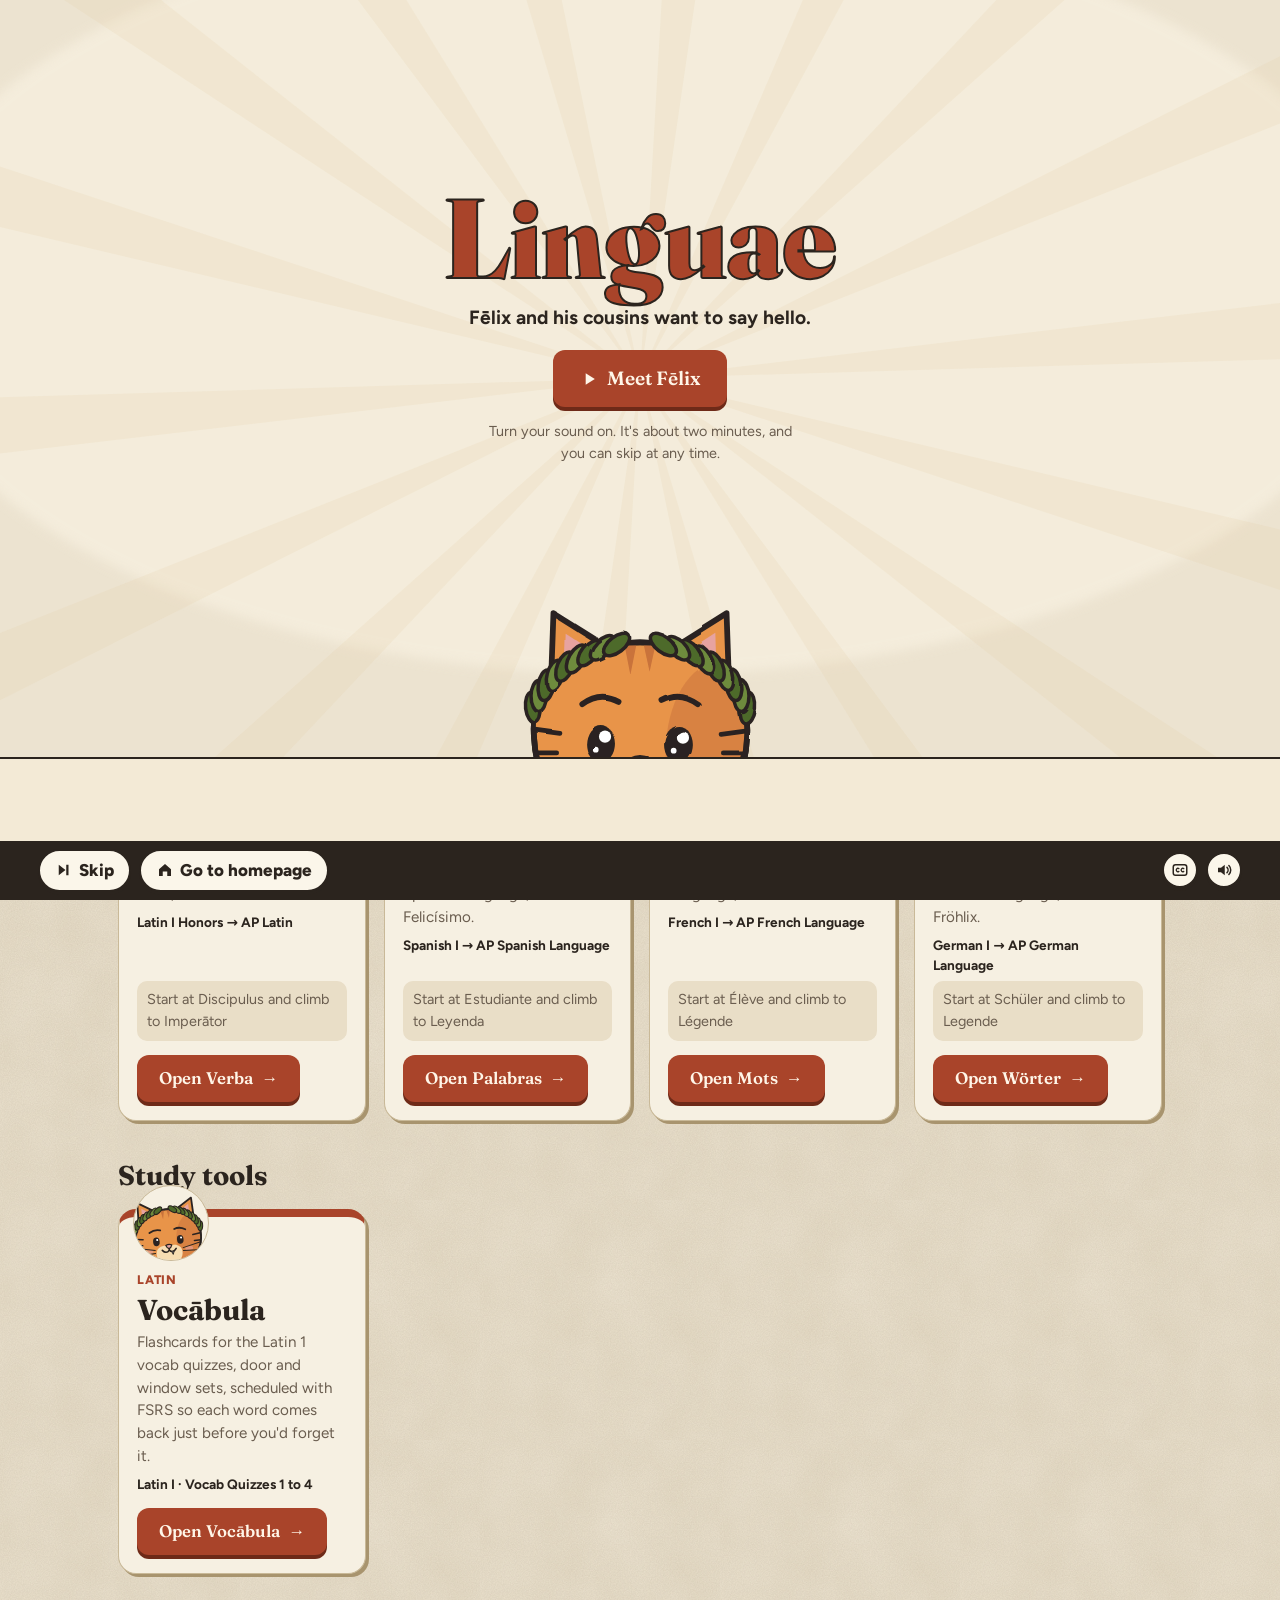
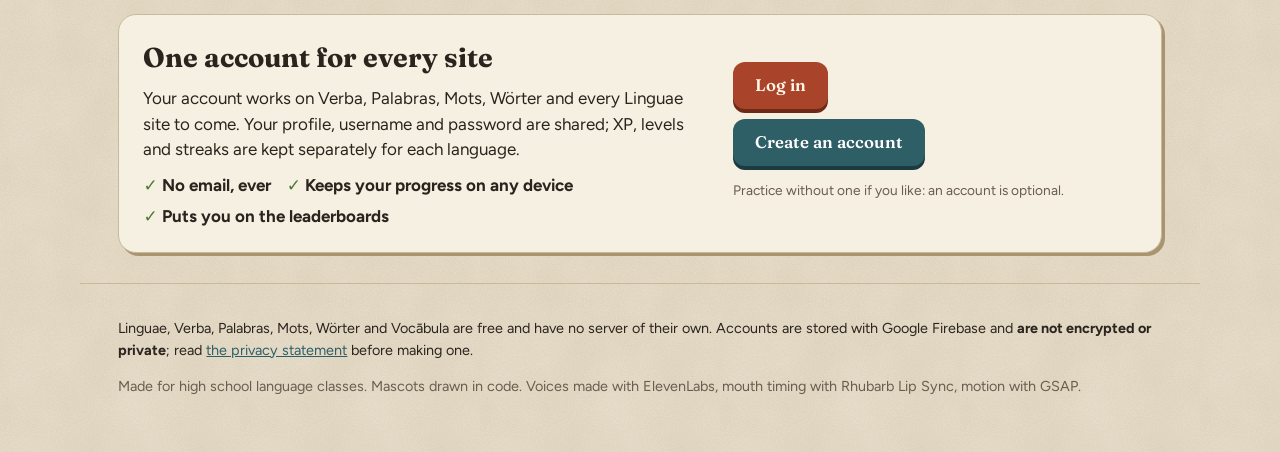
<file: index.html>
<!DOCTYPE html>
<html lang="en" data-theme="light">
<head>
<meta charset="utf-8">
<meta name="viewport" content="width=device-width, initial-scale=1, viewport-fit=cover">
<title>Linguae · Language practice with Fēlix and his cousins</title>
<meta name="description" content="Free sentence-by-sentence practice for Latin, Spanish, French and German, with one account for every site.">
<script>
/* Same theme setting as Verba, Palabras, Mots and Wörter (they share this origin). */
(function(){var t="light";try{if(localStorage.getItem("verba-theme")==="dark")t="dark";}catch(e){}
document.documentElement.setAttribute("data-theme",t);})();
</script>
<link rel="stylesheet" href="css/fonts.css">
<link rel="icon" href="art/felix/happy.svg" type="image/svg+xml">
<link rel="stylesheet" href="css/linguae.css">
</head>
<body>
<svg id="sharedDefs" width="0" height="0" style="position:absolute" aria-hidden="true"><defs id="defsShared"><filter id="boilH" x="-6%" y="-6%" width="112%" height="112%"><feTurbulence type="fractalNoise" baseFrequency="0.035" numOctaves="2" seed="7"/><feDisplacementMap in="SourceGraphic" scale="2.2"/></filter></defs></svg>

<!-- ================= the intro ================= -->
<div id="intro" class="intro" aria-label="Introduction video" hidden>
  <div id="stageWrap" class="stagewrap">
  <svg id="stage" xmlns="http://www.w3.org/2000/svg" preserveAspectRatio="xMidYMid meet" aria-hidden="true">
    <defs id="defs">
      <filter id="boil" x="-6%" y="-6%" width="112%" height="112%"><feTurbulence id="boilNoise" type="fractalNoise" baseFrequency="0.035" numOctaves="2" seed="7" result="n"/><feDisplacementMap in="SourceGraphic" in2="n" scale="2.2"/></filter>
      <filter id="smear" x="-30%" y="-10%" width="160%" height="120%"><feGaussianBlur id="smearBlur" stdDeviation="0 0"/></filter>
      <filter id="soft" x="-20%" y="-20%" width="140%" height="140%"><feGaussianBlur stdDeviation="6"/></filter>
    </defs>
    <g id="shake"><g id="cam"><g id="bg"></g><g id="back"></g><g id="world"></g><g id="front"></g></g></g>
  </svg>
  <div id="panels" class="panels" aria-live="off"></div>
  <div id="ask" class="ask" hidden></div>
  </div>
  <div id="captions" class="captions" aria-live="polite"><div class="capline"></div></div>
  <div id="gate" class="gate">
    <h1 class="gate-title">Linguae</h1>
    <p class="gate-sub">Fēlix and his cousins want to say hello.</p>
    <button class="btn big" id="gateGo" type="button"><svg viewBox="0 0 24 24" aria-hidden="true"><path d="M8 5v14l11-7z" fill="currentColor"/></svg>Meet Fēlix</button>
    <p class="gate-note">Turn your sound on. It's about two minutes, and you can skip at any time.</p>
  </div>
  <nav id="bar" class="bar" aria-label="Video controls">
    <button type="button" id="bSkip" class="pill"><svg viewBox="0 0 24 24" aria-hidden="true"><path d="M5 5v14l9-7zM15 5h3v14h-3z" fill="currentColor"/></svg>Skip</button>
    <button type="button" id="bHome" class="pill"><svg viewBox="0 0 24 24" aria-hidden="true"><path d="M4 11l8-7 8 7v9h-5v-6H9v6H4z" fill="currentColor"/></svg>Go to homepage</button>
    <span class="bar-gap"></span>
    <button type="button" id="bCC" class="pill icon" aria-pressed="true" aria-label="Captions" title="Captions"><svg viewBox="0 0 24 24" aria-hidden="true"><rect x="3" y="5" width="18" height="14" rx="3" fill="none" stroke="currentColor" stroke-width="2"/><path d="M10.5 10.2a2.2 2.2 0 1 0 0 3.6M17 10.2a2.2 2.2 0 1 0 0 3.6" fill="none" stroke="currentColor" stroke-width="1.8" stroke-linecap="round"/></svg></button>
    <button type="button" id="bMute" class="pill icon" aria-pressed="false" aria-label="Mute" title="Mute"><svg viewBox="0 0 24 24" aria-hidden="true"><path d="M4 9h4l5-4v14l-5-4H4z" fill="currentColor"/><path class="on" d="M16 8.5a5 5 0 0 1 0 7M18.5 6a8.5 8.5 0 0 1 0 12" fill="none" stroke="currentColor" stroke-width="2" stroke-linecap="round"/><path class="off" d="M16 9l5 6M21 9l-5 6" fill="none" stroke="currentColor" stroke-width="2" stroke-linecap="round"/></svg></button>
  </nav>
</div>

<!-- ================= the homepage ================= -->
<div id="home" class="home">
  <header class="top">
    <a class="logo" href="./"><span class="logo-mark" aria-hidden="true"></span>Linguae</a>
    <span class="top-gap"></span>
    <button type="button" class="ghost" id="replay"><svg viewBox="0 0 24 24" aria-hidden="true"><path d="M8 5v14l11-7z" fill="currentColor"/></svg>Replay intro</button>
    <button type="button" class="ghost icon" id="themeBtn" aria-label="Switch light or dark"><svg viewBox="0 0 24 24" aria-hidden="true"><path class="sun" d="M12 7a5 5 0 1 0 0 10 5 5 0 0 0 0-10zm0-5v3m0 14v3M2 12h3m14 0h3M4.9 4.9l2.1 2.1m10 10 2.1 2.1M4.9 19.1 7 17M17 7l2.1-2.1" fill="none" stroke="currentColor" stroke-width="2" stroke-linecap="round"/><path class="moon" d="M20 14.5A8 8 0 0 1 9.5 4 8 8 0 1 0 20 14.5z" fill="currentColor"/></svg></button>
    <button type="button" class="acctBtn" id="acctBtn"><span class="avatar" aria-hidden="true"></span><span id="acctLabel">Log in</span></button>
  </header>

  <main>
    <section class="hero">
      <div class="hero-text">
        <p class="eyebrow"><u data-en="languages">Linguae</u> is Latin for “languages”</p>
        <h1>Practice a language one whole sentence at a time.</h1>
        <p class="lede">Pick a language, pick the grammar from your class, and translate fresh sentences with a tutor cat who explains exactly what went wrong. Free, with one account for every site.</p>
      </div>
      <svg id="lineup" class="lineup" viewBox="0 -14 960 270" role="img" aria-label="Fēlix, Felicísimo, Félicien and Fröhlix"></svg>
    </section>

    <section class="sites" aria-labelledby="sitesH">
      <h2 id="sitesH">Choose a language</h2>
      <div class="grid" id="grid"></div>
    </section>

    <section class="sites" aria-labelledby="toolsH">
      <h2 id="toolsH">Study tools</h2>
      <div class="grid">
        <article class="card" id="card-vocab" style="--c:#A9442A">
          <img class="cface" src="art/felix/face-happy.svg" alt="">
          <div class="cbody"><p class="clang">Latin</p><h3>Vocābula</h3><p class="cblurb">Flashcards for the Latin 1 vocab quizzes, door and window sets, scheduled with FSRS so each word comes back just before you'd forget it.</p>
          <p class="ccourses">Latin I · Vocab Quizzes 1 to 4</p>
          <a class="btn" href="https://janavduraikkannan.github.io/vocabula/">Open Vocābula<span aria-hidden="true"> →</span></a></div>
        </article>
      </div>
    </section>

    <section class="acct-sec" id="acctSec" aria-labelledby="acctH">
      <div class="acct-card" id="acctCard"></div>
    </section>
  </main>

  <footer class="foot">
    <p>Linguae, Verba, Palabras, Mots, Wörter and Vocābula are free and have no server of their own. Accounts are stored with Google Firebase and <b>are not encrypted or private</b>; read <a href="https://github.com/janavduraikkannan/Verba/blob/main/PRIVACY.md">the privacy statement</a> before making one.</p>
    <p class="muted">Made for high school language classes. Mascots drawn in code. Voices made with ElevenLabs, mouth timing with Rhubarb Lip Sync, motion with GSAP.</p>
  </footer>
</div>

<dialog id="acctDlg" class="dlg"><div id="acctDlgBody"></div></dialog>

<script src="js/vendor/gsap.min.js"></script>
<script src="js/cats.js"></script>
<script src="js/voice.js"></script>
<script src="js/music.js"></script>
<script src="js/sites.js"></script>
<script src="js/rig.js"></script>
<script src="js/stage.js"></script>
<script src="js/accounts.js"></script>
<script src="js/intro.js"></script>
<script src="js/home.js"></script>
</body>
</html>
</file>
<file: css/fonts.css>
/* Self-hosted fonts (SIL Open Font License), from Fontsource. */
@font-face{font-family:'Fraunces';font-style:normal;font-display:swap;font-weight:100 900;src:url(../fonts/fraunces-latin-standard-normal.woff2) format('woff2-variations');unicode-range:U+0000-00FF,U+0131,U+0152-0153,U+02BB-02BC,U+02C6,U+02DA,U+02DC,U+0304,U+0308,U+0329,U+2000-206F,U+20AC,U+2122,U+2191,U+2193,U+2212,U+2215,U+FEFF,U+FFFD}
@font-face{font-family:'Figtree';font-style:normal;font-display:swap;font-weight:400;src:url(../fonts/figtree-latin-400-normal.woff2) format('woff2');unicode-range:U+0000-00FF,U+0131,U+0152-0153,U+02BB-02BC,U+02C6,U+02DA,U+02DC,U+0304,U+0308,U+0329,U+2000-206F,U+20AC,U+2122,U+2191,U+2193,U+2212,U+2215,U+FEFF,U+FFFD}
@font-face{font-family:'Figtree';font-style:normal;font-display:swap;font-weight:600;src:url(../fonts/figtree-latin-600-normal.woff2) format('woff2');unicode-range:U+0000-00FF,U+0131,U+0152-0153,U+02BB-02BC,U+02C6,U+02DA,U+02DC,U+0304,U+0308,U+0329,U+2000-206F,U+20AC,U+2122,U+2191,U+2193,U+2212,U+2215,U+FEFF,U+FFFD}
@font-face{font-family:'Figtree';font-style:normal;font-display:swap;font-weight:700;src:url(../fonts/figtree-latin-700-normal.woff2) format('woff2');unicode-range:U+0000-00FF,U+0131,U+0152-0153,U+02BB-02BC,U+02C6,U+02DA,U+02DC,U+0304,U+0308,U+0329,U+2000-206F,U+20AC,U+2122,U+2191,U+2193,U+2212,U+2215,U+FEFF,U+FFFD}
@font-face{font-family:'Figtree';font-style:normal;font-display:swap;font-weight:800;src:url(../fonts/figtree-latin-800-normal.woff2) format('woff2');unicode-range:U+0000-00FF,U+0131,U+0152-0153,U+02BB-02BC,U+02C6,U+02DA,U+02DC,U+0304,U+0308,U+0329,U+2000-206F,U+20AC,U+2122,U+2191,U+2193,U+2212,U+2215,U+FEFF,U+FFFD}
@font-face{font-family:'Gentium Book Plus';font-style:normal;font-display:swap;font-weight:400;src:url(../fonts/gentium-book-plus-latin-400-normal.woff2) format('woff2');unicode-range:U+0000-00FF,U+0131,U+0152-0153,U+02BB-02BC,U+02C6,U+02DA,U+02DC,U+0304,U+0308,U+0329,U+2000-206F,U+20AC,U+2122,U+2191,U+2193,U+2212,U+2215,U+FEFF,U+FFFD}
@font-face{font-family:'Gentium Book Plus';font-style:normal;font-display:swap;font-weight:700;src:url(../fonts/gentium-book-plus-latin-700-normal.woff2) format('woff2');unicode-range:U+0000-00FF,U+0131,U+0152-0153,U+02BB-02BC,U+02C6,U+02DA,U+02DC,U+0304,U+0308,U+0329,U+2000-206F,U+20AC,U+2122,U+2191,U+2193,U+2212,U+2215,U+FEFF,U+FFFD}
@font-face{font-family:'Gentium Book Plus';font-style:italic;font-display:swap;font-weight:400;src:url(../fonts/gentium-book-plus-latin-400-italic.woff2) format('woff2');unicode-range:U+0000-00FF,U+0131,U+0152-0153,U+02BB-02BC,U+02C6,U+02DA,U+02DC,U+0304,U+0308,U+0329,U+2000-206F,U+20AC,U+2122,U+2191,U+2193,U+2212,U+2215,U+FEFF,U+FFFD}
@font-face{font-family:'Fraunces';font-style:normal;font-display:swap;font-weight:100 900;src:url(../fonts/fraunces-latin-ext-standard-normal.woff2) format('woff2-variations');unicode-range:U+0100-02BA,U+02BD-02C5,U+02C7-02CC,U+02CE-02D7,U+02DD-02FF,U+0304,U+0308,U+0329,U+1D00-1DBF,U+1E00-1E9F,U+1EF2-1EFF,U+2020,U+20A0-20AB,U+20AD-20C0,U+2113,U+2C60-2C7F,U+A720-A7FF}
@font-face{font-family:'Figtree';font-style:normal;font-display:swap;font-weight:400;src:url(../fonts/figtree-latin-ext-400-normal.woff2) format('woff2');unicode-range:U+0100-02BA,U+02BD-02C5,U+02C7-02CC,U+02CE-02D7,U+02DD-02FF,U+0304,U+0308,U+0329,U+1D00-1DBF,U+1E00-1E9F,U+1EF2-1EFF,U+2020,U+20A0-20AB,U+20AD-20C0,U+2113,U+2C60-2C7F,U+A720-A7FF}
@font-face{font-family:'Figtree';font-style:normal;font-display:swap;font-weight:600;src:url(../fonts/figtree-latin-ext-600-normal.woff2) format('woff2');unicode-range:U+0100-02BA,U+02BD-02C5,U+02C7-02CC,U+02CE-02D7,U+02DD-02FF,U+0304,U+0308,U+0329,U+1D00-1DBF,U+1E00-1E9F,U+1EF2-1EFF,U+2020,U+20A0-20AB,U+20AD-20C0,U+2113,U+2C60-2C7F,U+A720-A7FF}
@font-face{font-family:'Figtree';font-style:normal;font-display:swap;font-weight:700;src:url(../fonts/figtree-latin-ext-700-normal.woff2) format('woff2');unicode-range:U+0100-02BA,U+02BD-02C5,U+02C7-02CC,U+02CE-02D7,U+02DD-02FF,U+0304,U+0308,U+0329,U+1D00-1DBF,U+1E00-1E9F,U+1EF2-1EFF,U+2020,U+20A0-20AB,U+20AD-20C0,U+2113,U+2C60-2C7F,U+A720-A7FF}
@font-face{font-family:'Figtree';font-style:normal;font-display:swap;font-weight:800;src:url(../fonts/figtree-latin-ext-800-normal.woff2) format('woff2');unicode-range:U+0100-02BA,U+02BD-02C5,U+02C7-02CC,U+02CE-02D7,U+02DD-02FF,U+0304,U+0308,U+0329,U+1D00-1DBF,U+1E00-1E9F,U+1EF2-1EFF,U+2020,U+20A0-20AB,U+20AD-20C0,U+2113,U+2C60-2C7F,U+A720-A7FF}
@font-face{font-family:'Gentium Book Plus';font-style:normal;font-display:swap;font-weight:400;src:url(../fonts/gentium-book-plus-latin-ext-400-normal.woff2) format('woff2');unicode-range:U+0100-02BA,U+02BD-02C5,U+02C7-02CC,U+02CE-02D7,U+02DD-02FF,U+0304,U+0308,U+0329,U+1D00-1DBF,U+1E00-1E9F,U+1EF2-1EFF,U+2020,U+20A0-20AB,U+20AD-20C0,U+2113,U+2C60-2C7F,U+A720-A7FF}
@font-face{font-family:'Gentium Book Plus';font-style:normal;font-display:swap;font-weight:700;src:url(../fonts/gentium-book-plus-latin-ext-700-normal.woff2) format('woff2');unicode-range:U+0100-02BA,U+02BD-02C5,U+02C7-02CC,U+02CE-02D7,U+02DD-02FF,U+0304,U+0308,U+0329,U+1D00-1DBF,U+1E00-1E9F,U+1EF2-1EFF,U+2020,U+20A0-20AB,U+20AD-20C0,U+2113,U+2C60-2C7F,U+A720-A7FF}
@font-face{font-family:'Gentium Book Plus';font-style:italic;font-display:swap;font-weight:400;src:url(../fonts/gentium-book-plus-latin-ext-400-italic.woff2) format('woff2');unicode-range:U+0100-02BA,U+02BD-02C5,U+02C7-02CC,U+02CE-02D7,U+02DD-02FF,U+0304,U+0308,U+0329,U+1D00-1DBF,U+1E00-1E9F,U+1EF2-1EFF,U+2020,U+20A0-20AB,U+20AD-20C0,U+2113,U+2C60-2C7F,U+A720-A7FF}
</file>
<file: css/linguae.css>
/* Linguae: same paper look and tokens as Verba and Palabras */
:root{
  --latin:"Gentium Book Plus","Gentium Plus",Georgia,serif; --ui:"Figtree","Segoe UI",system-ui,-apple-system,sans-serif; --display:"Fraunces",Georgia,serif;
  --r:12px; --bg:#ECE3D0; --surface:#F6F0E2; --surface2:#E9DEC7; --ink:#2B241E; --muted:#6A5D4F; --line:#C9B998; --line2:#A8946E;
  --accent:#A9442A; --accent-ink:#FFF6E8; --accent-shadow:#6E2A18; --accent2:#2E5E66; --accent2-ink:#fff; --ok:#4A7A35; --bad:#A93226;
  --shadow:3px 3px 0 var(--line2);
  --paper:url("data:image/svg+xml,%3Csvg xmlns='http://www.w3.org/2000/svg' width='240' height='240'%3E%3Cfilter id='f'%3E%3CfeTurbulence type='fractalNoise' baseFrequency='.85' numOctaves='3' stitchTiles='stitch'/%3E%3CfeColorMatrix values='0 0 0 0 .2 0 0 0 0 .15 0 0 0 0 .1 0 0 0 .13 0'/%3E%3C/filter%3E%3Cfilter id='g'%3E%3CfeTurbulence type='fractalNoise' baseFrequency='.018' numOctaves='3' stitchTiles='stitch'/%3E%3CfeColorMatrix values='0 0 0 0 .35 0 0 0 0 .25 0 0 0 0 .1 0 0 0 .10 0'/%3E%3C/filter%3E%3Crect width='240' height='240' filter='url(%23g)'/%3E%3Crect width='240' height='240' filter='url(%23f)'/%3E%3C/svg%3E");
  color-scheme:light;
}
:root[data-theme="dark"]{
  --bg:#1E1B17; --surface:#282420; --surface2:#332E28; --ink:#EFE6D4; --muted:#B5A892; --line:#4B4339; --line2:#14120F;
  --accent:#D2714D; --accent-ink:#1E1B17; --accent-shadow:#7E3A22; --accent2:#86B9B8; --accent2-ink:#12201F; --ok:#9CC47F; --bad:#E57A66; color-scheme:dark;
}
*{box-sizing:border-box}
html,body{margin:0}
body{background:var(--bg) var(--paper);color:var(--ink);font-family:var(--ui);font-size:17px;line-height:1.5;-webkit-font-smoothing:antialiased}
body.watching{overflow:hidden}
a{color:var(--accent2)}
u[data-en]{text-decoration:underline dotted 2px;text-underline-offset:3px;cursor:help;position:relative}
u[data-en]:hover::after,u[data-en]:focus::after{content:attr(data-en);position:absolute;left:50%;bottom:calc(100% + 6px);transform:translateX(-50%);background:var(--ink);color:var(--bg);font:600 .8rem/1.2 var(--ui);padding:4px 8px;border-radius:6px;white-space:nowrap;z-index:5}
.small{font-size:.86rem;color:var(--muted)}
.muted{color:var(--muted)}
svg{display:block}
button{font:inherit}
.btn{display:inline-flex;align-items:center;justify-content:center;gap:8px;background:var(--accent);color:var(--accent-ink);border:0;border-radius:12px;padding:11px 22px;font-family:var(--display);font-weight:600;font-size:1.05rem;cursor:pointer;box-shadow:0 4px 0 var(--accent-shadow);transition:transform .08s,box-shadow .08s,filter .15s;text-decoration:none}
.btn:hover{filter:brightness(1.07)}
.btn:active{transform:translateY(3px);box-shadow:0 1px 0 var(--accent-shadow)}
.btn:disabled,.btn[aria-disabled="true"]{background:#B9AF9D;color:#F4EEE2;box-shadow:0 4px 0 #8F8574;cursor:not-allowed;filter:none;transform:none}
.btn.alt{background:var(--accent2);color:var(--accent2-ink);box-shadow:0 4px 0 #1B3B40}
.btn.big{font-size:1.2rem;padding:14px 26px}
.btn svg{width:20px;height:20px}
.ghost{display:inline-flex;align-items:center;gap:6px;background:none;border:1.5px solid var(--line);color:var(--ink);border-radius:999px;padding:7px 14px;font-weight:700;cursor:pointer}
.ghost:hover{background:var(--surface2)}
.ghost svg{width:18px;height:18px}
.ghost.icon{padding:7px}
.ghost.sm{padding:3px 10px;font-size:.85rem}
:focus-visible{outline:3px solid var(--accent2);outline-offset:2px}

/* ================= homepage ================= */
.home{min-height:100vh}
.top{display:flex;align-items:center;gap:10px;padding:14px max(16px,4vw);position:sticky;top:0;z-index:4;background:color-mix(in srgb,var(--bg) 88%,transparent);backdrop-filter:blur(6px);border-bottom:1px solid var(--line)}
.logo{font-family:var(--display);font-weight:700;font-size:1.5rem;color:var(--ink);text-decoration:none;display:flex;align-items:center;gap:8px}
.logo-mark{width:34px;height:34px;background:url(../art/felix/face-happy.svg) center/contain no-repeat}
.top-gap{flex:1}
#themeBtn .moon{display:none}:root[data-theme="dark"] #themeBtn .moon{display:block}:root[data-theme="dark"] #themeBtn .sun{display:none}
.acctBtn{display:flex;align-items:center;gap:8px;background:var(--surface);border:1.5px solid var(--line);border-radius:999px;padding:5px 14px 5px 5px;font-weight:700;cursor:pointer;color:var(--ink);max-width:220px}
.acctBtn span:last-child{overflow:hidden;text-overflow:ellipsis;white-space:nowrap}
.acctBtn .avatar{width:28px;height:28px;border-radius:50%;background:var(--surface2) url(../art/felix/face-thinking.svg) center/120% no-repeat;border:1.5px solid var(--line)}
.acctBtn.in .avatar{background-image:url(../art/felix/face-happy.svg)}
main{max-width:1120px;margin:0 auto;padding:0 max(16px,3vw)}
.hero{display:grid;grid-template-columns:1fr;gap:6px;padding:46px 0 10px;text-align:center}
.eyebrow{font-weight:800;letter-spacing:.04em;text-transform:uppercase;font-size:.8rem;color:var(--accent);margin:0}
.hero h1{font-family:var(--display);font-weight:700;font-size:clamp(2rem,5.2vw,3.5rem);line-height:1.08;margin:.2em auto .3em;max-width:20ch}
.lede{max-width:60ch;margin:0 auto;color:var(--muted);font-size:1.08rem}
.lineup{width:100%;max-width:820px;margin:18px auto 0;overflow:visible}
.sites h2,.acct-sec h2{font-family:var(--display);font-size:1.7rem;margin:34px 0 14px}
.grid{display:grid;grid-template-columns:repeat(auto-fill,minmax(240px,1fr));gap:18px}
.card{position:relative;background:var(--surface);border:1.5px solid var(--line);border-radius:18px;padding:16px 18px 18px;box-shadow:var(--shadow);display:flex;flex-direction:column;gap:6px;border-top:8px solid var(--c);transition:transform .15s}
.card:hover{transform:translateY(-3px)}
.card.flash{animation:flash 1.1s}
@keyframes flash{30%{box-shadow:0 0 0 5px var(--c)}}
.card .cface{width:76px;height:76px;margin:-48px 0 0 -4px;background:var(--surface);border-radius:50%;border:1.5px solid var(--line)}
.cbody{display:flex;flex-direction:column;gap:6px;flex:1}
.clang{margin:4px 0 0;font-weight:800;text-transform:uppercase;letter-spacing:.05em;font-size:.78rem;color:var(--c)}
:root[data-theme="dark"] .clang{filter:brightness(1.8)}
.card h3{font-family:var(--display);font-size:1.8rem;margin:0;line-height:1}
.cblurb{margin:0;color:var(--muted);font-size:.95rem}
.ccourses{margin:0;font-size:.85rem;font-weight:700}
.prog{display:flex;flex-wrap:wrap;gap:6px 12px;align-items:center;background:var(--surface2);border-radius:10px;padding:8px 10px;font-size:.9rem;margin-top:auto}
.prog.none{color:var(--muted)}
.prog .rank b{font-family:var(--latin)}
.prog .pst{display:flex;align-items:center;gap:3px;font-weight:800}
.prog .pst img{width:18px}
.card .btn{margin-top:8px;align-self:flex-start}
.card.soon{opacity:.82}
.card.soon .cface{filter:grayscale(.6)}
.card.soon h3::after{content:"coming soon";font:800 .68rem var(--ui);letter-spacing:.06em;text-transform:uppercase;vertical-align:middle;margin-left:8px;padding:3px 7px;border-radius:999px;background:var(--surface2);color:var(--muted)}
.soon-note{margin:0;font-size:.85rem;color:var(--muted)}
.acct-sec{margin:40px 0 20px}
.acct-card{display:grid;grid-template-columns:1.4fr 1fr;gap:24px;background:var(--surface);border:1.5px solid var(--line);border-radius:18px;padding:22px 24px;box-shadow:var(--shadow)}
.acct-card h2{margin:0 0 8px}
.acct-card h2 small{font:700 1rem var(--ui);color:var(--muted)}
.acct-card p{margin:.3em 0}
.ac-r{display:flex;flex-direction:column;gap:10px;align-items:flex-start;justify-content:center}
.ticks{list-style:none;padding:0;margin:10px 0 0;display:flex;flex-wrap:wrap;gap:6px 16px;font-weight:700}
.ticks li::before{content:"✓ ";color:var(--ok)}
.ac-langs{display:flex;flex-direction:column;gap:4px;margin:8px 0}
.ac-langs .dot{display:inline-block;width:10px;height:10px;border-radius:50%;background:var(--c);margin-right:6px}
.keybox{display:flex;flex-wrap:wrap;align-items:center;gap:8px;background:var(--surface2);border-radius:10px;padding:8px 10px}
.keybox .lbl,.kline .lbl{font-size:.78rem;font-weight:800;text-transform:uppercase;letter-spacing:.05em;color:var(--muted);width:100%}
code{font-family:ui-monospace,Menlo,Consolas,monospace;font-size:.95em}
.err{color:var(--bad);font-weight:700}
.foot{max-width:1120px;margin:30px auto 0;padding:20px max(16px,3vw) 40px;border-top:1px solid var(--line);font-size:.9rem}
@media (max-width:720px){.acct-card{grid-template-columns:1fr}.top .ghost:not(.icon){display:none}.hero{padding-top:28px}}

/* dialog */
.dlg{border:1.5px solid var(--line);border-radius:18px;background:var(--surface);color:var(--ink);padding:22px 24px;width:min(440px,calc(100vw - 32px));box-shadow:6px 6px 0 var(--line2)}
.dlg::backdrop{background:rgba(30,24,18,.45)}
.dlg h2{font-family:var(--display);margin:0 0 12px}
.dlg [hidden]{display:none!important}
.dlg form{display:flex;flex-direction:column;gap:10px}
.dlg input:not([type=checkbox]){font:inherit;padding:10px 12px;border-radius:10px;border:1.5px solid var(--line);background:var(--bg);color:var(--ink)}
.dlg .x{position:absolute;top:10px;right:12px;background:none;border:0;font-size:1.6rem;cursor:pointer;color:var(--muted)}
.tabs{display:flex;gap:6px;margin-bottom:12px}
.tabs button{flex:1;border:1.5px solid var(--line);background:none;border-radius:10px;padding:7px;font-weight:700;cursor:pointer;color:var(--ink)}
.tabs button[aria-selected="true"]{background:var(--accent2);border-color:var(--accent2);color:var(--accent2-ink)}
.msg{min-height:1.4em;margin:10px 0 0;font-weight:600}
.msg.err{color:var(--bad)}
.warnbox{background:var(--surface2);border-left:5px solid var(--accent);border-radius:10px;padding:10px 14px;font-size:.92rem}
.warnbox ul{margin:6px 0 0;padding-left:18px}
.agree{display:flex;gap:8px;align-items:flex-start;margin:12px 0;font-size:.92rem}
.bigkey{background:var(--bg);border:2px dashed var(--accent);border-radius:12px;padding:14px;text-align:center;font-size:1.1rem;margin:10px 0;word-break:break-all}
.row{display:flex;gap:10px;flex-wrap:wrap}

/* ================= intro ================= */
.intro{position:fixed;inset:0;z-index:50;background:#ECE3D0 var(--paper);color:#2B241E;overflow:hidden;--ink:#2B241E;--muted:#6A5D4F;--surface:#FBF6EA;--surface2:#EFE5D0;--line:#C9B998;--line2:#A8946E;--accent:#A9442A;--accent-ink:#FFF6E8;--accent-shadow:#6E2A18;--accent2:#2E5E66;color-scheme:light}
.intro[hidden]{display:none}
.intro:not([hidden]){display:grid;grid-template-rows:minmax(0,1fr) auto auto}
.stagewrap{position:relative;overflow:hidden;min-height:0}
#stage{position:absolute;inset:0;width:100%;height:100%}
.flash{position:absolute;inset:0;background:#FFF8EA;opacity:0;pointer-events:none;z-index:9}
.gate{position:absolute;inset:0;z-index:12;display:flex;flex-direction:column;align-items:center;justify-content:center;gap:10px;padding:16px 16px 30vh;text-align:center}
.gate[hidden]{display:none}
.gate-title{font-family:var(--display);font-weight:900;font-size:clamp(3.4rem,12vw,7rem);margin:0;line-height:1;color:#A9442A;-webkit-text-stroke:2px #2B241E}
.gate-sub{font-size:1.2rem;font-weight:700;margin:0 0 8px}
.gate-note{font-size:.9rem;color:var(--muted);margin:4px 0 0;max-width:34ch}
.bar{position:relative;z-index:10;display:flex;align-items:center;gap:8px;padding:8px max(12px,3vw) calc(8px + env(safe-area-inset-bottom,0px));background:#2B241E}
.bar-gap{flex:1}
.pill{display:inline-flex;align-items:center;gap:6px;background:#FBF6EA;border:2px solid #2B241E;color:#2B241E;border-radius:999px;padding:7px 15px;font-weight:800;cursor:pointer;box-shadow:0 3px 0 #2B241E;transition:transform .08s}
.pill:active{transform:translateY(2px);box-shadow:0 1px 0 #2B241E}
.pill svg{width:18px;height:18px}
.pill.icon{padding:7px}
.pill[hidden]{display:none}
#bCC[aria-pressed="false"]{opacity:.55}
#bMute .off{display:none}#bMute[aria-pressed="true"] .off{display:block}#bMute[aria-pressed="true"] .on{display:none}
.captions{position:relative;z-index:7;height:84px;display:flex;align-items:center;justify-content:center;padding:6px max(12px,3vw);background:#F3EAD6;border-top:2.5px solid #2B241E;text-align:center}
.phone .captions{height:96px}
.captions.off{height:0;padding:0;border-top-width:0;overflow:hidden}
.capline{display:flex;align-items:center;justify-content:center;gap:10px;max-width:900px;opacity:0;transition:opacity .2s}
.captions.show .capline{opacity:1}
.phone .capline{flex-direction:column;gap:4px}
.captions .who{flex:none;font:800 .74rem var(--ui);text-transform:uppercase;letter-spacing:.06em;color:#fff;background:var(--c);padding:3px 10px;border-radius:999px}
.captions .txt{font-weight:700;font-size:clamp(1.02rem,2vw,1.3rem);line-height:1.35}
.phone .captions .txt{font-size:1.02rem}
.captions .w{opacity:.4;transition:opacity .12s}
.captions .w.said{opacity:1}
.captions u,.captions i{font-family:var(--latin);font-size:1.08em}
/* panels */
.panels{position:absolute;inset:0;z-index:5;pointer-events:none;display:grid;place-items:start center;padding:4% 16px 0}
.panels.tour{place-items:center end;padding:0 4% 0 0}
.phone .panels.tour{place-items:end stretch;padding:0 12px 12px}
.pnl{grid-area:1/1;position:relative;background:#FBF6EA;border:2.5px solid #2B241E;border-radius:20px;box-shadow:5px 5px 0 #2B241E;padding:18px 20px;width:min(560px,calc(100vw - 32px));pointer-events:auto}
.pnl{max-height:calc(100% - 24px)}
.panels.tour .pnl{width:min(560px,52%);max-height:92%;overflow:auto}
.phone .panels.tour .pnl{width:auto;max-height:calc(100% - 112px);padding:12px 14px;font-size:15px}
.phone .panels.tour .ptitle{font-size:1.1rem;margin-bottom:6px}
.phone .ptitle{font-size:1.15rem}
.ptitle{font-family:var(--display);font-weight:700;font-size:1.35rem;margin-bottom:10px;display:flex;align-items:center;gap:10px}
.ptitle.sm{font-size:1.05rem}
.p-title{background:none;border:0;box-shadow:none;text-align:center}
.p-title h2{font-family:var(--display);font-weight:900;font-size:clamp(3rem,9vw,5.5rem);margin:0;line-height:1;color:#A9442A;-webkit-text-stroke:2px #2B241E}
.p-title p{font-weight:700;margin:4px 0 0;font-size:1.15rem}
.p-strip .strip{font-family:var(--latin);font-size:clamp(1.6rem,4vw,2.3rem);margin:0;text-align:center}
.p-strip .strip span{display:inline-block;background:#F3E3BC;border-radius:8px;padding:0 8px}
.p-strip .small{text-align:center;margin:6px 0 0}
.p-key1{width:auto;padding:12px 18px}
.phone .panels .pnl.pmid{align-self:center;margin-top:-4%}
.keycard{display:flex;align-items:center;gap:12px;font-size:1.1rem}
.keycard code{display:block;font-size:1rem;color:#6A5D4F}
.kc-icon{width:44px;height:44px;border-radius:12px;background:#A9442A url("data:image/svg+xml,%3Csvg xmlns='http://www.w3.org/2000/svg' viewBox='0 0 24 24'%3E%3Ccircle cx='8' cy='12' r='4' fill='none' stroke='%23FFF6E8' stroke-width='2.4'/%3E%3Cpath d='M12 12h9M18 12v3M21 12v2' stroke='%23FFF6E8' stroke-width='2.4' stroke-linecap='round'/%3E%3C/svg%3E") center/70% no-repeat}
.ph{display:flex;align-items:baseline;gap:12px;margin-bottom:8px}
.ph-site{font-family:var(--display);font-weight:900;font-size:2.4rem}
.ph-lang{font-weight:800;color:#6A5D4F;text-transform:uppercase;letter-spacing:.06em}
.ladder{list-style:none;margin:0;padding:0;display:flex;flex-direction:column;gap:6px}
.ladder li{display:flex;align-items:center;gap:10px;background:#EFE5D0;border-radius:10px;padding:8px 12px;font-weight:700;margin-left:calc(var(--i)*14px)}
.ladder .lv{width:26px;height:26px;border-radius:50%;background:#2E5E66;color:#fff;display:grid;place-items:center;font-size:.85rem}
.tgroup{margin-bottom:8px}
.tgroup>b{display:block;font-size:.8rem;text-transform:uppercase;letter-spacing:.05em;color:#6A5D4F;margin-bottom:3px}
.titem{display:flex;align-items:center;gap:8px;padding:4px 8px;border-radius:8px;font-weight:600;font-size:.95rem}
.titem.covered{background:#EADCB9}
.titem .box{width:18px;height:18px;border:2px solid #2B241E;border-radius:5px;flex:none;display:grid;place-items:center}
.titem.on .box{background:#4A7A35}.titem.on .box::after{content:"✓";color:#fff;font-size:.8rem;font-weight:900}
.titem .focus{margin-left:auto;font-size:.72rem;font-weight:800;border:1.5px solid #A8946E;border-radius:999px;padding:1px 8px;color:#6A5D4F}
.titem .focus.on{background:#A9442A;border-color:#A9442A;color:#fff}
.legend{font-size:.82rem;color:#6A5D4F;margin:6px 0 0;display:flex;align-items:center;gap:6px}
.legend .sw{width:14px;height:14px;border-radius:4px;background:#EADCB9}
.en{font-size:1.15rem;font-weight:700;margin:0 0 10px}
.answer{font-family:var(--latin);font-size:1.4rem;border:2px solid #2B241E;border-radius:12px;padding:10px 12px;min-height:56px;background:#fff}
.caret{display:inline-block;width:2px;height:1.1em;background:#2B241E;vertical-align:-3px;animation:blink 1s steps(1) infinite}
@keyframes blink{50%{opacity:0}}
.fakebtn{display:inline-block;margin-top:12px;background:#A9442A;color:#FFF6E8;border-radius:10px;padding:8px 18px;font-family:var(--display);font-weight:600;box-shadow:0 3px 0 #6E2A18}
.fakebtn.alt{background:#2E5E66;box-shadow:0 3px 0 #1B3B40}
.ans,.right{font-family:var(--latin);font-size:1.35rem;margin:0 0 8px}
mark.bad{background:#F6C9BF;color:#A93226;border-radius:5px;padding:0 4px;text-decoration:line-through 2px}
.right{color:#4A7A35;font-weight:700}
.fix,.okline{display:flex;gap:10px;align-items:flex-start;background:#F8E5DF;border-radius:10px;padding:8px 10px;margin-bottom:8px;font-size:.95rem}
.okline{background:#E5EEDC}
.fix .x{color:#A93226;font-weight:900}.okline .ok{color:#4A7A35;font-weight:900}
.xp{margin-left:auto;font-family:var(--ui);font-size:.85rem;font-weight:800;background:#946A10;color:#fff;border-radius:999px;padding:2px 10px}
.ecq{font-weight:700;font-size:1.1rem}
.opts{display:flex;flex-direction:column;gap:8px}
.opt{border:2px solid #C9B998;border-radius:10px;padding:8px 12px;font-weight:700}
.opt.picked{border-color:#4A7A35;background:#E5EEDC}
.opt.picked::after{content:"  ✓";color:#4A7A35}
.bub{border-radius:16px;padding:9px 13px;margin:8px 0;max-width:88%;font-weight:600;line-height:1.4}
.bub.me{margin-left:auto;background:#2E5E66;color:#fff;border-bottom-right-radius:4px}
.bub.cat{background:#EFE5D0;display:flex;gap:8px;align-items:flex-start;border-bottom-left-radius:4px;min-height:52px}
.bub.cat .face{width:40px;height:40px;flex:none}
.kprov{display:flex;gap:8px;align-items:center;font-size:1.2rem}
.tag{background:#4A7A35;color:#fff;font-size:.75rem;font-weight:800;border-radius:999px;padding:2px 8px;text-transform:uppercase}
.kin{border:2px solid #2B241E;border-radius:10px;padding:10px;margin:10px 0 0;font-family:ui-monospace,monospace;min-height:46px;background:#fff}
.kin.good{border-color:#4A7A35;box-shadow:0 0 0 3px #CFE2C3}
.kin.good::after{content:"  ✓ works";color:#4A7A35;font-family:var(--ui);font-weight:800}
.pcols{display:grid;grid-template-columns:1.2fr 1fr;gap:16px}
.phone .pcols{grid-template-columns:1fr;gap:8px}
.hide{margin-left:auto;font:800 .72rem var(--ui);border:1.5px solid #A8946E;border-radius:999px;padding:2px 9px;color:#6A5D4F;transition:background .1s}
.hide.press{background:#2B241E;color:#fff}
.chart{border-collapse:collapse;font-family:var(--latin);font-size:1.05rem;width:100%}
.chart th,.chart td{border:1.5px solid #C9B998;padding:3px 8px;text-align:left}
.chart th{background:#EFE5D0;font-family:var(--ui);font-size:.8rem}
.vocab{list-style:none;margin:0;padding:0;overflow:hidden}
.vocab li{padding:3px 0;border-bottom:1px dashed #C9B998}
.vocab b{font-family:var(--latin)}
.xpbar{height:22px;border:2px solid #2B241E;border-radius:999px;overflow:hidden;background:#EFE5D0}
.xpbar span{display:block;height:100%;width:4%;background:linear-gradient(90deg,#C99A2E,#946A10)}
.ranks{display:flex;align-items:center;justify-content:space-between;gap:6px;margin:10px 0;font-size:.95rem;flex-wrap:wrap}
.ranks b{font-family:var(--latin);font-size:1.1rem}
.ranks small{color:#6A5D4F}
.dots{color:#A8946E;font-weight:900}
.extras{display:flex;gap:14px;flex-wrap:wrap}
.streak,.award{display:flex;align-items:center;gap:6px;background:#EFE5D0;border-radius:12px;padding:8px 12px;font-weight:700}
.streak img,.award img{width:26px}
.award b{font-family:var(--latin)}
.acc .kline{margin-bottom:8px;display:flex;flex-wrap:wrap;align-items:baseline;gap:0 8px}
.acc code{font-size:1.05rem}
.board{margin-top:10px;border-top:1.5px dashed #C9B998;padding-top:8px}
.brow{display:grid;grid-template-columns:28px 1fr auto;gap:8px;padding:5px 8px;border-radius:8px;font-size:.95rem}
.brow.me{background:#F3E3BC}
.face{display:block}
/* questions */
.ask{position:absolute;left:0;right:0;margin:0 auto;top:4%;z-index:8;width:min(760px,calc(100vw - 24px));background:#FBF6EA;border:2.5px solid #2B241E;border-radius:22px;box-shadow:6px 6px 0 #2B241E;padding:16px 18px 18px;text-align:center}
.ask[hidden]{display:none}
.ask .q{font-family:var(--display);font-weight:700;font-size:clamp(1.3rem,3.4vw,1.9rem);margin:0 0 12px}
.langs{display:grid;grid-template-columns:repeat(4,1fr);gap:10px}
.lang{display:flex;flex-direction:column;align-items:center;gap:4px;background:#fff;border:2px solid #2B241E;border-radius:16px;padding:10px 6px;cursor:pointer;box-shadow:0 4px 0 #2B241E;transition:transform .1s;color:#2B241E}
.lang:hover{transform:translateY(-3px)}
.lang:active{transform:translateY(2px);box-shadow:0 1px 0 #2B241E}
.lang .face{width:62px;height:62px}
.lang b{font-family:var(--display);font-size:1.2rem;display:block}
.lang small{display:block;color:#6A5D4F;font-weight:700}
.yn{display:flex;gap:12px;justify-content:center;flex-wrap:wrap}
.ghostbtn{background:#FBF6EA;color:#2B241E;border:2px solid #2B241E;box-shadow:0 4px 0 #2B241E}
.ask .note{margin:12px 0 0;font-weight:700;color:#6A5D4F}
.phone .ask{width:calc(100% - 24px);padding:12px 12px 14px}
.phone .ask-cont{top:auto;bottom:12px}
.phone .langs{grid-template-columns:repeat(2,1fr)}
@media (max-width:620px){.langs{grid-template-columns:repeat(2,1fr)}.bar .pill:not(.icon){padding:6px 11px;font-size:.92rem}}
@media (prefers-reduced-motion:reduce){*{scroll-behavior:auto!important}.caret{animation:none}}
/* phone tour: the topics list is the tallest screen, so it gets tighter rows */
.phone .p-topics .tgroup{margin-bottom:4px}.phone .p-topics .titem{padding:2px 8px;font-size:.9rem}.phone .p-topics .tgroup>b{margin-bottom:1px;font-size:.74rem}.phone .p-topics .legend{margin-top:2px}
/* the chat and account screens: long words wrap instead of widening the panel */
.p-chat .bub,.p-account code{overflow-wrap:anywhere}.bub.cat .t{min-width:0}
</file>
